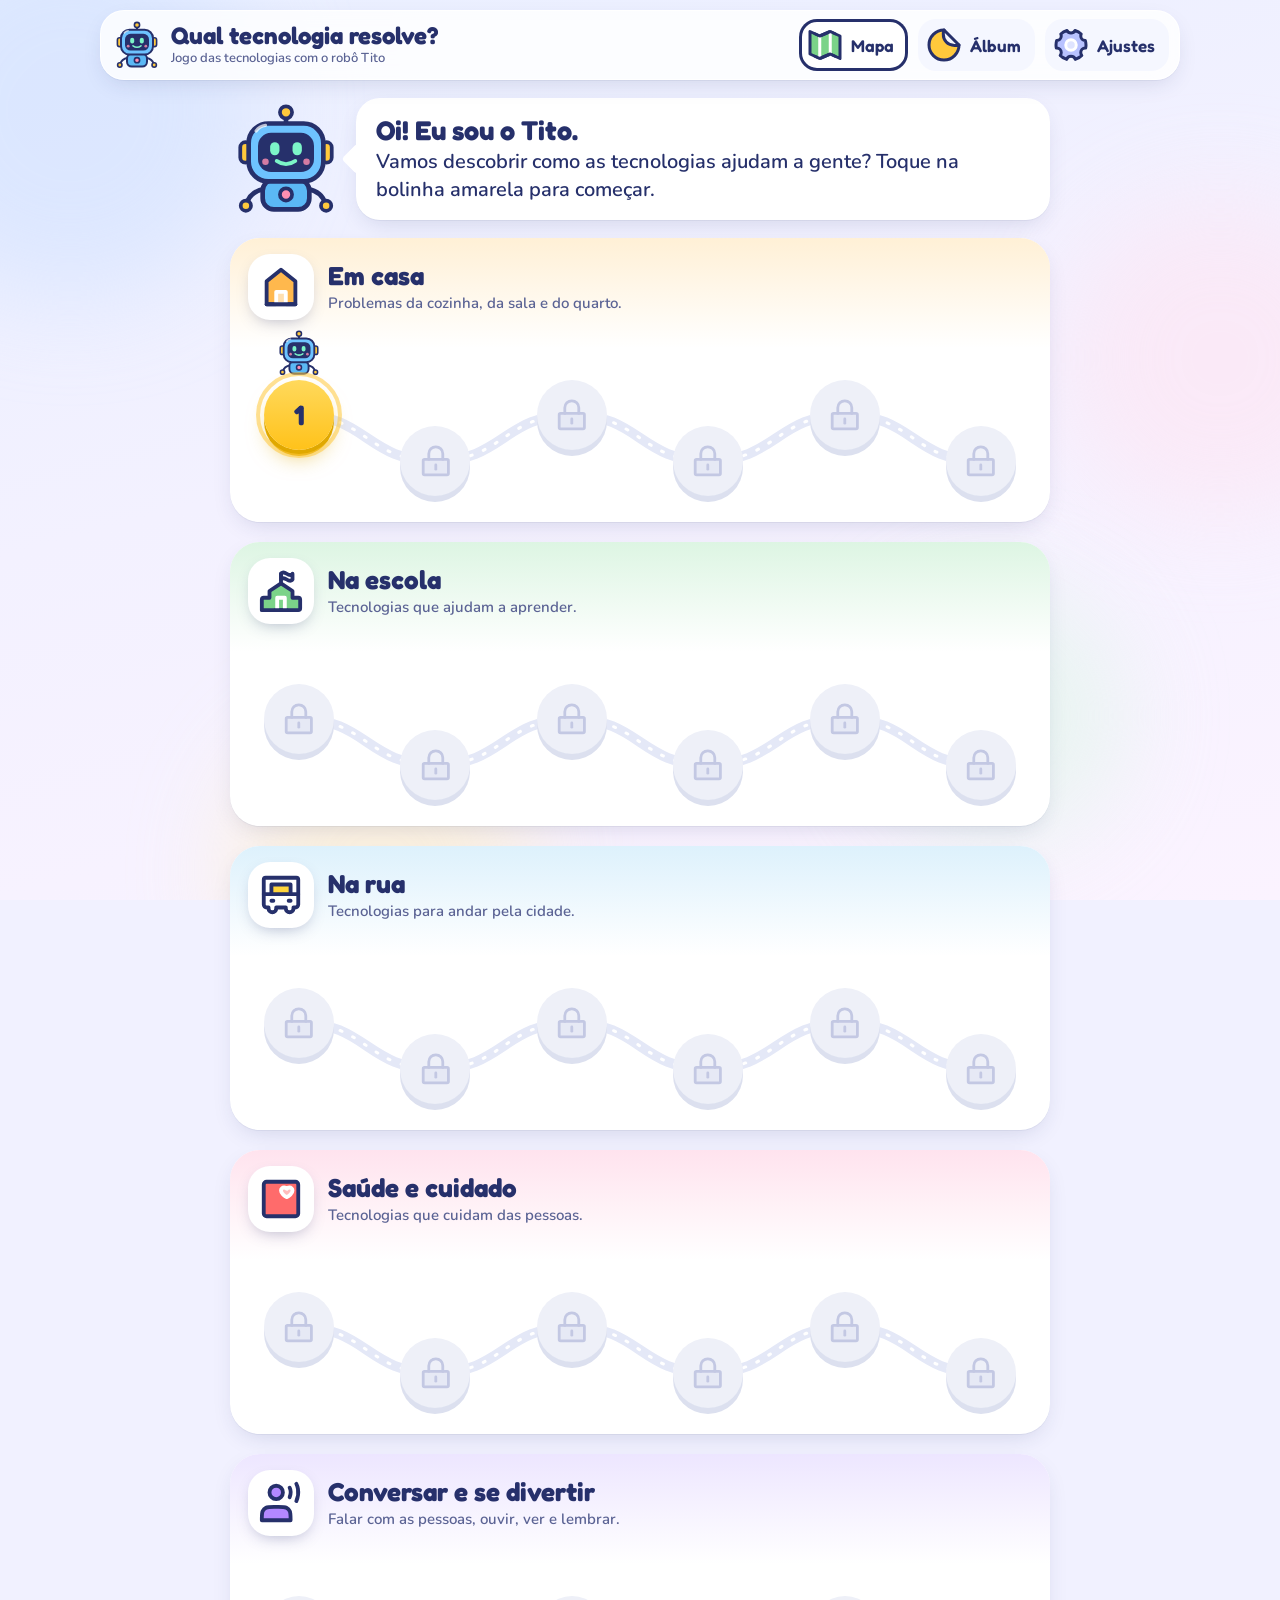
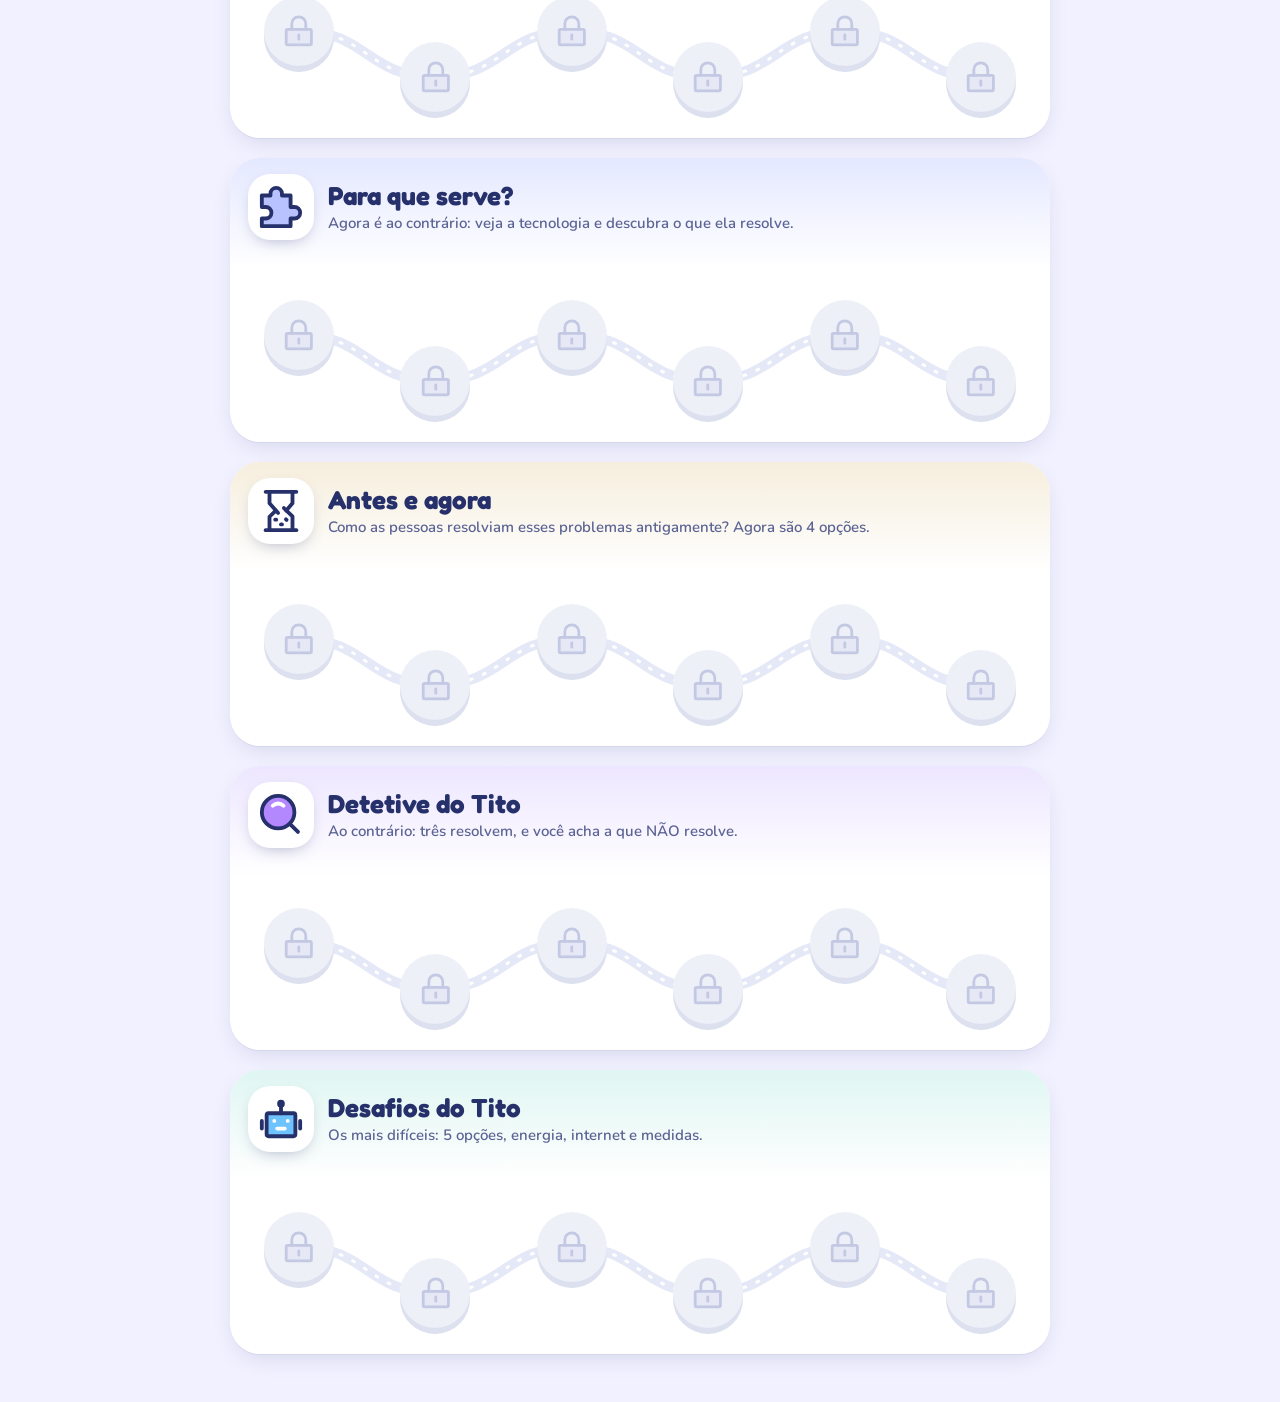
<file: index.html>
<!DOCTYPE html>
<html lang="pt-BR">
<head>
<meta charset="utf-8">
<meta name="viewport" content="width=device-width, initial-scale=1">
<meta name="color-scheme" content="light">
<meta name="theme-color" content="#E9EFFF">
<title>Qual tecnologia resolve?</title>
<meta name="description" content="Jogo para crianças: descubra qual tecnologia resolve cada problema do dia a dia, em casa, na escola, na rua e no cuidado com a saúde.">
<link rel="icon" href="favicon.svg" type="image/svg+xml">
<link rel="preload" href="fontes/fredoka-700.woff2" as="font" type="font/woff2" crossorigin>
<link rel="preload" href="fontes/nunito-600.woff2" as="font" type="font/woff2" crossorigin>
<link rel="stylesheet" href="estilo.css">
</head>
<body>
<div class="ceu" aria-hidden="true"><i></i><i></i><i></i><i></i><span class="nuvem n1"></span><span class="nuvem n2"></span></div>

<header class="barra">
  <button class="marca" id="btInicio" aria-label="Ir para o mapa"><span><b>Qual tecnologia resolve?</b><small>Jogo das tecnologias com o robô Tito</small></span></button>
  <button class="bt-barra" id="btMapa"><span>Mapa</span></button>
  <button class="bt-barra" id="btAlbum"><span>Álbum</span></button>
  <button class="bt-barra" id="btAjustes" aria-label="Ajustes"><span>Ajustes</span></button>
</header>

<main>
  <section class="tela" id="mapa"></section>

  <section class="tela oculto" id="jogo">
    <div class="jogo-topo">
      <button class="bt-voltar" id="btVoltar">Mapa</button>
      <div class="chip" id="chipMundo"></div>
      <div class="passos" id="passos" aria-hidden="true"></div>
      <button class="bt-redondo" id="btOuvir" aria-label="Ouvir o problema"></button>
    </div>
    <div class="fala">
      <div id="mascoteJogo"></div>
      <div class="balao"><div class="balao-txt" id="pergunta" aria-live="polite"></div></div>
    </div>
    <div class="cena" id="cena"></div>
    <div class="contador" id="contador"></div>
    <div class="opcoes" id="opcoes"></div>
    <div class="aviso" id="aviso" aria-live="polite"></div>
    <button class="bt-dica" id="btDica">Quero uma dica</button>
  </section>

  <section class="tela oculto" id="album"></section>
  <section class="tela oculto" id="ajustes"></section>
</main>

<div class="veu oculto" id="premio" role="dialog" aria-modal="true" aria-labelledby="premioTit"></div>

<script src="icones.js"></script>
<script src="jogo.js"></script>
</body>
</html>
</file>
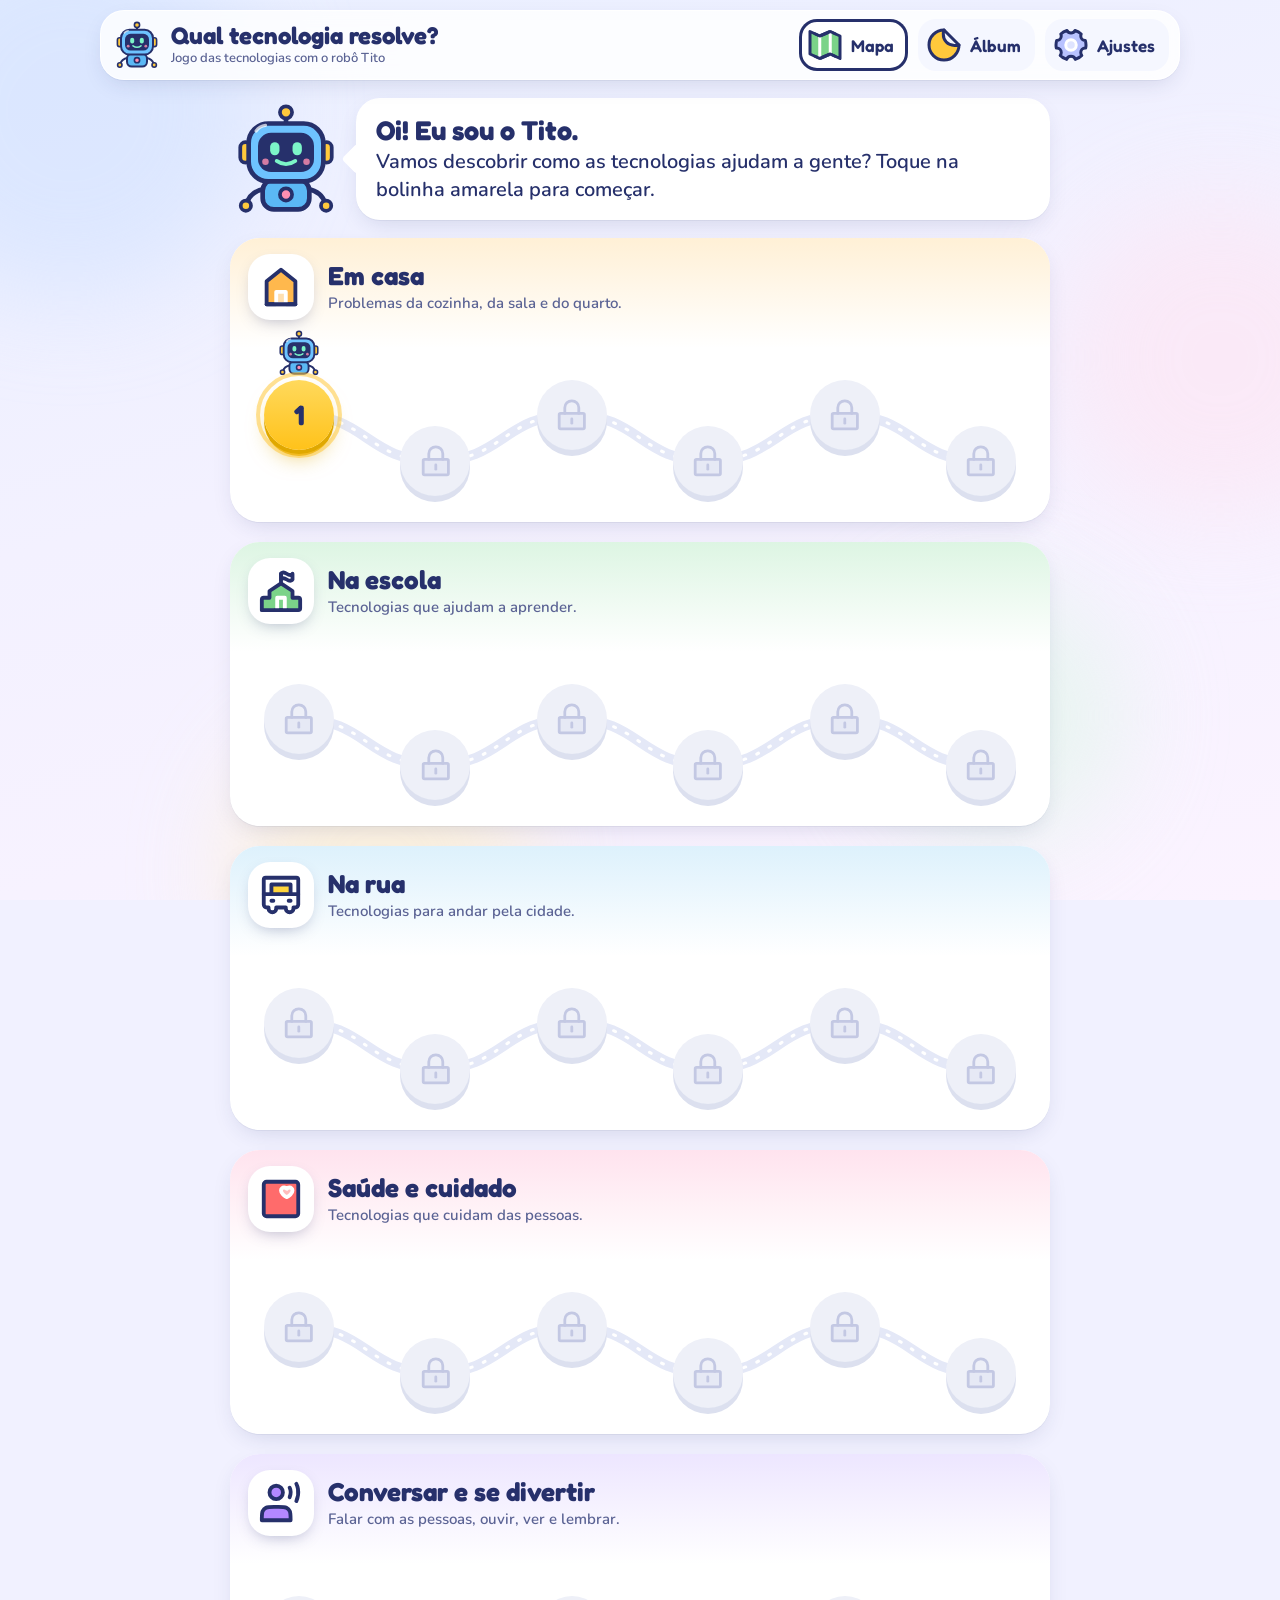
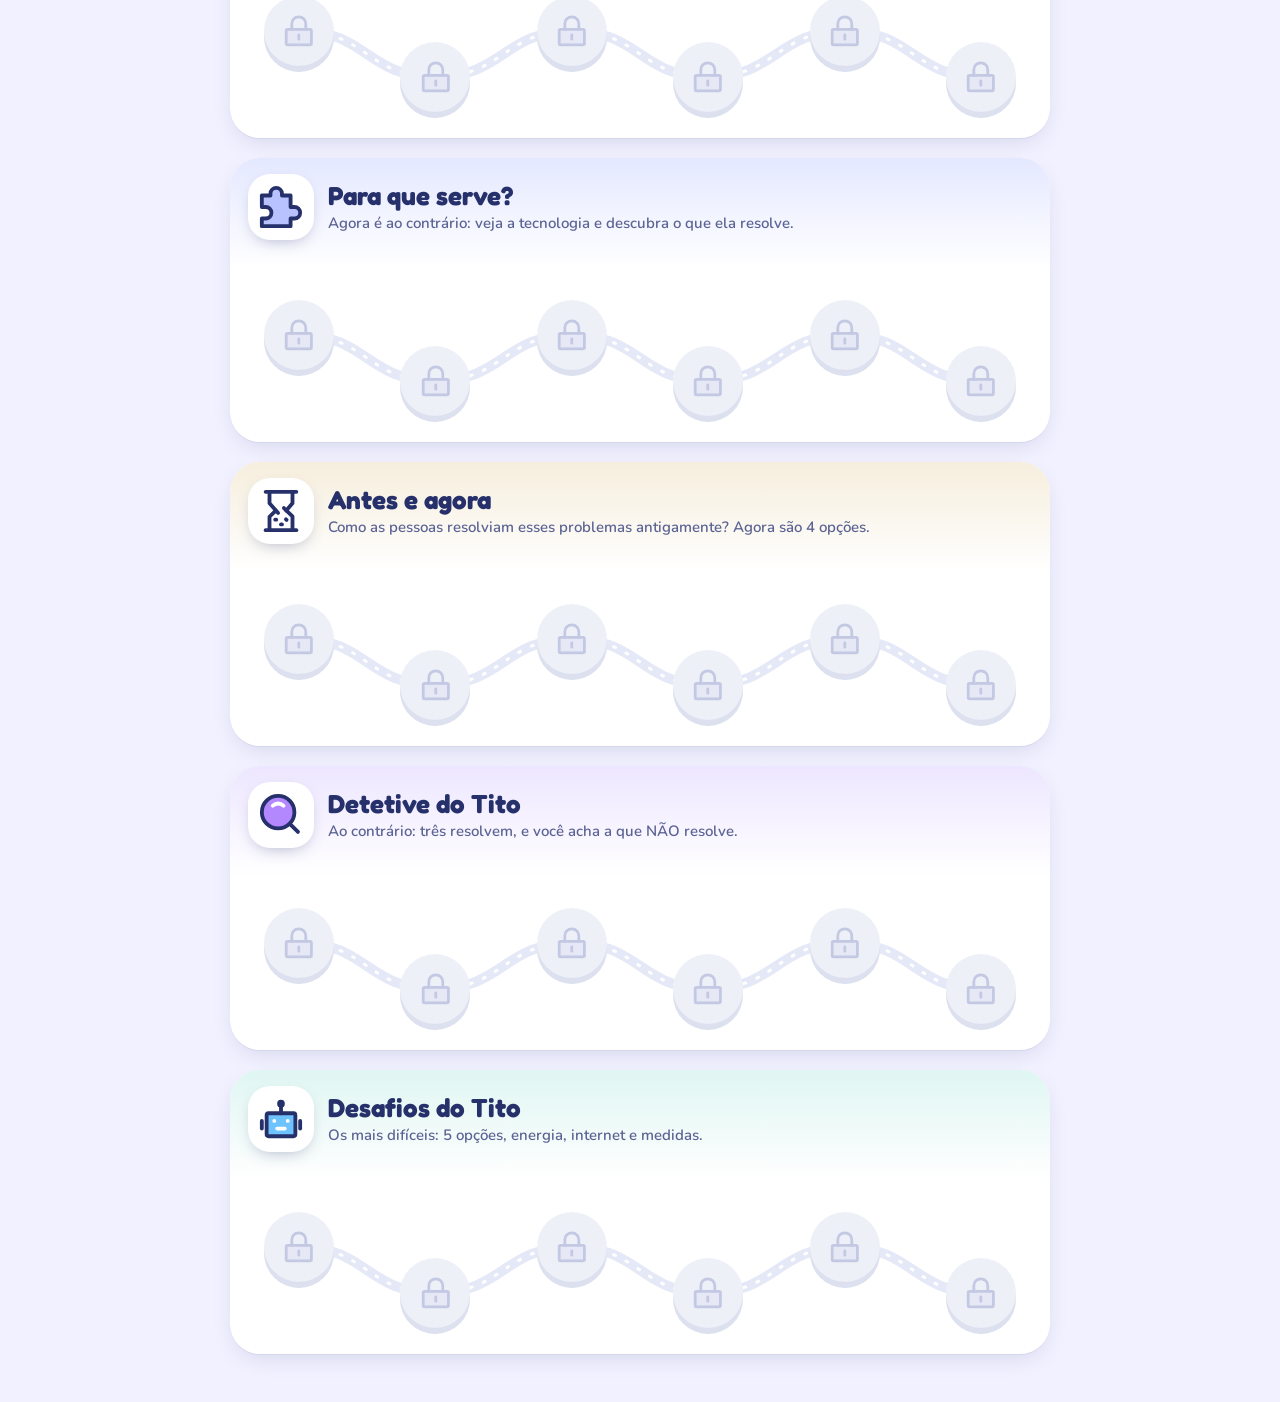
<file: QUAL-TECNOLOGIA.html>
<!DOCTYPE html>
<html lang="pt-BR"><head><meta charset="utf-8">
<meta http-equiv="refresh" content="0; url=./">
<link rel="canonical" href="https://qual-tecnologia.cliick.dev/">
<title>Qual tecnologia resolve?</title></head>
<body><p>O jogo mudou de endereço: <a href="./">qual-tecnologia.cliick.dev</a></p></body></html>
</file>
<file: estilo.css>
/* ================= fontes (arquivos locais, funcionam sem internet) ================= */
@font-face{font-family:"Fredoka";src:url(fontes/fredoka-600.woff2) format("woff2");font-weight:600;font-display:swap}
@font-face{font-family:"Fredoka";src:url(fontes/fredoka-700.woff2) format("woff2");font-weight:700;font-display:swap}
@font-face{font-family:"Nunito";src:url(fontes/nunito-600.woff2) format("woff2");font-weight:600;font-display:swap}
@font-face{font-family:"Nunito";src:url(fontes/nunito-800.woff2) format("woff2");font-weight:800;font-display:swap}

/* ================= cores e medidas ================= */
:root{
  color-scheme:light;
  --tinta:#26306B; --tinta-2:#5B6394; --tinta-3:#A3A9CF;
  --fundo-1:#E9EFFF; --fundo-2:#FBF3FF;
  --papel:#FFFFFF; --papel-2:#F5F7FF; --borda:#E2E6F6; --borda-2:#CDD3EE;
  --verde:#2FB35A; --verde-escuro:#1F8A42; --verde-suave:#E4F8EA;
  --azul:#4D7CFE; --azul-suave:#EAF0FF; --azul-borda:#BCCDFE;
  --sol:#FFC93C; --sol-escuro:#E0A800; --sol-suave:#FFF5D1;
  --sombra-1:0 1px 0 rgba(38,48,107,.06),0 8px 24px -8px rgba(38,48,107,.18);
  --sombra-2:0 24px 60px -16px rgba(38,48,107,.35);
  --titulo:"Fredoka","Nunito",system-ui,sans-serif;
  --texto:"Nunito",system-ui,"Segoe UI",Roboto,sans-serif;
  --mola:cubic-bezier(.34,1.56,.64,1);
}
*{box-sizing:border-box;margin:0;padding:0}
html{-webkit-text-size-adjust:100%}
html{background:#F1F1FF}
body{font-family:var(--texto);font-weight:600;color:var(--tinta);min-height:100vh;background:transparent;
  -webkit-tap-highlight-color:transparent;overflow-x:hidden}
button{font:inherit;color:inherit;cursor:pointer;border:none;background:none}
button:focus-visible,[tabindex]:focus-visible{outline:4px solid var(--azul);outline-offset:4px;border-radius:16px}
svg{display:block}
.oculto{display:none!important}
.so-leitor{position:absolute;width:1px;height:1px;overflow:hidden;clip:rect(0 0 0 0)}

/* ================= céu de fundo (bolhas que flutuam devagar) ================= */
.ceu{position:fixed;inset:0;z-index:-1;overflow:hidden;pointer-events:none;background:linear-gradient(165deg,var(--fundo-1) 0%,#F3F1FF 45%,var(--fundo-2) 100%)}
.ceu i{position:absolute;border-radius:50%;filter:blur(50px);opacity:.55;animation:flutua 26s ease-in-out infinite alternate}
.ceu i:nth-child(1){width:380px;height:380px;background:#CFE0FF;left:-120px;top:-80px}
.ceu i:nth-child(2){width:320px;height:320px;background:#FFE3F1;right:-100px;top:22%;animation-duration:32s}
.ceu i:nth-child(3){width:300px;height:300px;background:#FFF1C9;left:18%;bottom:-120px;animation-duration:38s}
.ceu i:nth-child(4){width:260px;height:260px;background:#DDF7E6;right:12%;bottom:6%;animation-duration:30s}
.ceu .nuvem{position:absolute;width:120px;height:40px;background:#fff;border-radius:40px;opacity:.7;filter:none;animation:nuvem 70s linear infinite}
.ceu .nuvem::before,.ceu .nuvem::after{content:"";position:absolute;background:#fff;border-radius:50%}
.ceu .nuvem::before{width:56px;height:56px;left:18px;top:-26px}
.ceu .nuvem::after{width:40px;height:40px;left:62px;top:-16px}
.ceu .nuvem.n1{top:14%;left:-140px}
.ceu .nuvem.n2{top:58%;left:-140px;transform:scale(.7);animation-duration:95s;animation-delay:-40s}
@keyframes flutua{from{transform:translate(0,0) scale(1)}to{transform:translate(60px,40px) scale(1.12)}}
@keyframes nuvem{from{left:-160px}to{left:110%}}

/* ================= barra do topo ================= */
.barra{position:sticky;top:10px;z-index:20;margin:10px auto 0;width:calc(100% - 24px);max-width:1080px;
  display:flex;align-items:center;gap:10px;padding:8px 10px 8px 12px;border-radius:24px;
  background:rgba(255,255,255,.82);backdrop-filter:blur(14px);-webkit-backdrop-filter:blur(14px);
  box-shadow:var(--sombra-1);border:1px solid rgba(255,255,255,.9)}
.marca{display:flex;align-items:center;gap:10px;flex:1;min-width:0;text-align:left;border-radius:16px}
.marca .mascote{width:48px;height:48px;flex-shrink:0}
.marca b{display:block;font-family:var(--titulo);font-weight:700;font-size:clamp(18px,3.4vw,24px);line-height:1.1;white-space:nowrap;overflow:hidden;text-overflow:ellipsis}
.marca small{display:block;font-size:13px;color:var(--tinta-2);font-weight:600;white-space:nowrap;overflow:hidden;text-overflow:ellipsis}
.bt-barra{display:flex;align-items:center;gap:8px;height:52px;padding:0 14px 0 8px;border-radius:18px;
  font-family:var(--titulo);font-weight:600;font-size:17px;background:var(--papel-2);transition:background .2s,transform .2s var(--mola)}
.bt-barra:hover{background:#EAEDFF;transform:translateY(-2px)}
.bt-barra .ic{width:36px;height:36px}
.bt-barra.ativo{background:#fff;box-shadow:inset 0 0 0 3px var(--tinta)}

/* ================= telas ================= */
main{max-width:1080px;margin:0 auto;padding:18px 16px 48px}
.tela{display:flex;flex-direction:column;align-items:center;gap:18px}
.tela.entra{animation:entraTela .45s var(--mola) backwards}
@keyframes entraTela{from{opacity:0;transform:translateY(18px)}to{opacity:1;transform:none}}

/* ================= mascote ================= */
.mascote{overflow:visible}
.mascote .m-corpo{transform-box:fill-box;transform-origin:50% 100%;animation:respira 3.2s ease-in-out infinite}
.mascote .m-olhos{transform-box:fill-box;transform-origin:center;animation:pisca 5.5s infinite}
.mascote .m-luz{animation:brilha 2.4s ease-in-out infinite}
.mascote .m-asa-e,.mascote .m-braco-e{transform-box:fill-box;transform-origin:100% 0}
.mascote .m-asa-d,.mascote .m-braco-d{transform-box:fill-box;transform-origin:0 0}
.mascote.feliz .m-corpo{animation:pula .7s var(--mola) 2}
.mascote.feliz .m-asa-e,.mascote.feliz .m-braco-e{animation:acenaE .35s ease-in-out 4 alternate}
.mascote.feliz .m-asa-d,.mascote.feliz .m-braco-d{animation:acenaD .35s ease-in-out 4 alternate}
.mascote.pensando .m-corpo{animation:inclina 1.2s ease-in-out 1}
@keyframes respira{0%,100%{transform:translateY(0) scale(1,1)}50%{transform:translateY(-3px) scale(1.01,.99)}}
@keyframes pisca{0%,92%,100%{transform:scaleY(1)}95%{transform:scaleY(.1)}}
@keyframes brilha{0%,100%{fill:#FFC93C}50%{fill:#FFF3B0}}
@keyframes pula{0%,100%{transform:translateY(0)}40%{transform:translateY(-14px) scale(1.03,.97)}70%{transform:translateY(0) scale(1.04,.96)}}
@keyframes acenaE{from{transform:rotate(0)}to{transform:rotate(22deg)}}
@keyframes acenaD{from{transform:rotate(0)}to{transform:rotate(-22deg)}}
@keyframes inclina{0%,100%{transform:rotate(0)}30%{transform:rotate(-7deg)}65%{transform:rotate(5deg)}}

.fala{display:flex;align-items:center;gap:14px;width:100%;max-width:820px}
.fala .mascote{width:clamp(76px,14vw,112px);height:clamp(76px,14vw,112px);flex-shrink:0}
.balao{position:relative;flex:1;background:var(--papel);border-radius:24px;padding:16px 20px;box-shadow:var(--sombra-1);
  font-size:clamp(17px,2.8vw,20px);line-height:1.4}
.balao::before{content:"";position:absolute;left:-10px;top:50%;width:22px;height:22px;background:var(--papel);transform:translateY(-50%) rotate(45deg);border-radius:4px}
.balao b{font-family:var(--titulo);font-weight:700;font-size:clamp(20px,3.6vw,27px);display:block;line-height:1.25}
.balao .balao-txt{position:relative}

/* ================= mapa ================= */
.ilhas{display:flex;flex-direction:column;gap:20px;width:100%;max-width:820px}
.ilha{position:relative;background:var(--papel);border-radius:30px;box-shadow:var(--sombra-1);overflow:hidden;
  animation:entraTela .5s var(--mola) backwards}
.ilha-topo{display:flex;align-items:center;gap:14px;padding:16px 18px 6px;position:relative}
.ilha-topo::before{content:"";position:absolute;inset:0 0 auto 0;height:110px;background:linear-gradient(180deg,var(--cor-ilha),rgba(255,255,255,0));z-index:0}
.ilha-topo>*{position:relative;z-index:1}
.ilha-ic{width:66px;height:66px;border-radius:22px;background:var(--papel);display:flex;align-items:center;justify-content:center;
  box-shadow:0 6px 16px -6px rgba(38,48,107,.35);flex-shrink:0}
.ilha-ic svg{width:46px;height:46px}
.ilha h2{font-family:var(--titulo);font-weight:700;font-size:clamp(20px,3.6vw,26px);line-height:1.15}
.ilha p{font-size:15px;color:var(--tinta-2);margin-top:2px}
.selo-ilha{margin-left:auto;display:flex;align-items:center;gap:6px;background:var(--verde-suave);color:var(--verde-escuro);
  font-family:var(--titulo);font-weight:600;font-size:15px;padding:6px 12px 6px 6px;border-radius:40px;white-space:nowrap}
.selo-ilha svg{width:26px;height:26px}
.trilha{position:relative;display:flex;justify-content:space-between;align-items:flex-start;padding:54px clamp(14px,4vw,34px) 26px;min-height:150px}
.trilha svg.caminho{position:absolute;inset:0;width:100%;height:100%;pointer-events:none;overflow:visible}
.caminho .base{fill:none;stroke:#E4E8F7;stroke-width:10;stroke-linecap:round}
.caminho .pontilhado{fill:none;stroke:#fff;stroke-width:3;stroke-dasharray:2 12;stroke-linecap:round}
.caminho .feito{fill:none;stroke:var(--verde);stroke-width:10;stroke-linecap:round;opacity:.85}
.caminho .desenha{stroke-dasharray:var(--len);stroke-dashoffset:var(--len);animation:desenha 1.2s ease-out .2s forwards}
@keyframes desenha{to{stroke-dashoffset:0}}
.no{--t:clamp(50px,11vw,70px);position:relative;width:var(--t);height:var(--t);border-radius:50%;flex-shrink:0;
  display:flex;align-items:center;justify-content:center;font-family:var(--titulo);font-weight:700;font-size:calc(var(--t)*.4);
  background:var(--papel);box-shadow:0 6px 0 #D8DDF2,0 10px 18px -8px rgba(38,48,107,.35);
  transition:transform .25s var(--mola);animation:surgeNo .5s var(--mola) backwards}
.no:nth-of-type(even){margin-top:46px}
.no:hover{transform:translateY(-4px) scale(1.05)}
.no:active{transform:translateY(3px)}
.no svg.ic{width:66%;height:66%}
.no.feito{background:var(--papel);box-shadow:0 6px 0 var(--verde),0 10px 18px -8px rgba(38,48,107,.35);border:4px solid var(--verde)}
.no.feito .ok{position:absolute;right:-6px;bottom:-4px;width:26px;height:26px;border-radius:50%;background:var(--verde);display:flex;align-items:center;justify-content:center;border:3px solid #fff}
.no.feito .ok svg{width:14px;height:14px}
.no.atual{background:linear-gradient(180deg,#FFD95C,#FFC21A);box-shadow:0 6px 0 var(--sol-escuro),0 12px 22px -6px rgba(224,168,0,.6);color:var(--tinta)}
.no.atual::after{content:"";position:absolute;inset:-8px;border-radius:50%;border:4px solid rgba(255,201,60,.55);animation:halo 1.8s ease-out infinite}
.no.aberto{border:4px solid var(--tinta)}
.no.fechado{background:#EEF0F8;box-shadow:0 6px 0 #DCE0EF;cursor:not-allowed}
.no.fechado svg.ic{width:48%;height:48%}
.no.fechado:hover{transform:none}
.no .aqui{position:absolute;bottom:calc(100% + 4px);left:50%;width:46px;height:46px;margin-left:-23px;animation:boia 1.6s ease-in-out infinite}
@keyframes halo{0%{transform:scale(.9);opacity:1}100%{transform:scale(1.35);opacity:0}}
@keyframes boia{0%,100%{transform:translateY(0)}50%{transform:translateY(-7px)}}
@keyframes surgeNo{from{opacity:0;transform:scale(.4)}to{opacity:1;transform:none}}

/* ================= jogo: topo ================= */
.jogo-topo{display:flex;align-items:center;gap:10px;width:100%;max-width:900px;flex-wrap:wrap}
.chip{display:flex;align-items:center;gap:8px;background:var(--papel);border-radius:40px;padding:6px 14px 6px 6px;box-shadow:var(--sombra-1);
  font-family:var(--titulo);font-weight:600;font-size:16px}
.chip .ic{width:34px;height:34px;border-radius:50%;padding:3px;background:var(--cor-ilha,#EEF)}
.passos{display:flex;gap:7px;margin-left:auto;align-items:center}
.passos i{width:14px;height:14px;border-radius:50%;background:#DCE0F2;display:block;transition:all .3s}
.passos i.f{background:var(--verde)}
.passos i.a{width:30px;border-radius:10px;background:var(--sol);box-shadow:0 0 0 3px #fff,0 0 0 5px var(--sol)}
.bt-redondo{width:56px;height:56px;border-radius:50%;background:var(--papel);box-shadow:0 5px 0 #D8DDF2;display:flex;align-items:center;justify-content:center;
  transition:transform .2s var(--mola)}
.bt-redondo:hover{transform:translateY(-2px)}
.bt-redondo:active{transform:translateY(3px);box-shadow:0 2px 0 #D8DDF2}
.bt-redondo svg{width:34px;height:34px}
.bt-voltar{display:flex;align-items:center;gap:6px;height:48px;padding:0 16px 0 8px;border-radius:40px;background:var(--papel);box-shadow:0 4px 0 #D8DDF2;
  font-family:var(--titulo);font-weight:600;font-size:17px;transition:transform .2s var(--mola)}
.bt-voltar:hover{transform:translateY(-2px)}
.bt-voltar svg{width:30px;height:30px}

/* ================= jogo: opções e avisos ================= */
.opcoes{display:flex;gap:clamp(12px,3vw,24px);flex-wrap:wrap;justify-content:center}
.opcao{position:relative;background:var(--papel);border-radius:28px;box-shadow:0 8px 0 #D5DAF0,0 16px 26px -12px rgba(38,48,107,.35);
  display:flex;flex-direction:column;align-items:center;justify-content:center;gap:8px;
  transition:transform .2s var(--mola),box-shadow .2s,opacity .3s,filter .3s;animation:surgeOp .5s var(--mola) backwards}
.opcao:hover{transform:translateY(-5px);box-shadow:0 13px 0 #D5DAF0,0 22px 30px -12px rgba(38,48,107,.35)}
.opcao:active{transform:translateY(6px);box-shadow:0 2px 0 #D5DAF0,0 4px 10px -4px rgba(38,48,107,.3)}
.opcao.certa{box-shadow:0 8px 0 var(--verde),0 16px 26px -12px rgba(47,179,90,.5);background:var(--verde-suave);cursor:default}
.opcao.certa:hover{transform:none}
.opcao.fora{opacity:.35;filter:grayscale(.9);cursor:default;transform:scale(.94);animation:none}
.opcao.fora:hover{transform:scale(.94);box-shadow:0 8px 0 #D5DAF0}
@keyframes surgeOp{from{opacity:0;transform:translateY(24px) scale(.9)}to{opacity:1;transform:none}}
.balanca{animation:balanca .42s ease-in-out 1!important}
@keyframes balanca{0%,100%{translate:0}20%{translate:-8px}40%{translate:7px}60%{translate:-5px}80%{translate:3px}}

.aviso{min-height:64px;display:flex;align-items:center;justify-content:center;width:100%}
.aviso-caixa{display:flex;align-items:center;gap:10px;background:var(--azul-suave);border:3px solid var(--azul-borda);border-radius:20px;
  padding:10px 20px 10px 12px;font-size:clamp(16px,2.8vw,20px);font-weight:800;max-width:760px;animation:surgeAviso .4s var(--mola) backwards}
.aviso-caixa svg{width:34px;height:34px;flex-shrink:0}
.aviso-caixa.bom{background:var(--verde-suave);border-color:#A9E5BC}
.aviso-caixa.dica{background:var(--sol-suave);border-color:#FFE08A}
@keyframes surgeAviso{from{opacity:0;transform:translateY(8px) scale(.96)}to{opacity:1;transform:none}}
.bt-dica{display:flex;align-items:center;gap:8px;height:56px;padding:0 22px 0 12px;border-radius:40px;background:var(--papel);
  box-shadow:0 5px 0 #F2D27A,0 10px 20px -10px rgba(224,168,0,.5);font-family:var(--titulo);font-weight:600;font-size:18px;transition:transform .2s var(--mola)}
.bt-dica svg{width:36px;height:36px}
.bt-dica:hover{transform:translateY(-2px)}
.bt-dica.chama{animation:chama 1.4s ease-in-out 2}
@keyframes chama{0%,100%{transform:none}50%{transform:scale(1.08)}}

/* faíscas quando acerta */
.faisca{position:fixed;width:14px;height:14px;pointer-events:none;z-index:40;animation:faisca .8s ease-out forwards}
.faisca svg{width:100%;height:100%}
@keyframes faisca{0%{transform:translate(0,0) scale(.3) rotate(0);opacity:1}100%{transform:translate(var(--dx),var(--dy)) scale(1) rotate(160deg);opacity:0}}
.voa{position:fixed;z-index:45;pointer-events:none}

/* ================= conclusão da fase ================= */
.veu{position:fixed;inset:0;z-index:50;display:flex;align-items:center;justify-content:center;padding:16px;overflow:auto;
  background:rgba(38,48,107,.28);backdrop-filter:blur(6px);-webkit-backdrop-filter:blur(6px);animation:veu .3s ease both}
@keyframes veu{from{opacity:0}to{opacity:1}}
.cartao{position:relative;margin:auto;width:100%;max-width:500px;background:var(--papel);border-radius:34px;box-shadow:var(--sombra-2);
  padding:74px 26px 26px;text-align:center;display:flex;flex-direction:column;align-items:center;gap:14px;animation:sobeCartao .55s var(--mola) backwards}
.cartao::before{content:"";position:absolute;inset:0 0 auto 0;height:130px;border-radius:34px 34px 0 0;background:var(--cor-ilha,#EEF);opacity:.6}
.cartao>*{position:relative}
.cartao .mascote{position:absolute;top:-58px;left:50%;width:120px;height:120px;margin-left:-60px}
.cartao h2{font-family:var(--titulo);font-weight:700;font-size:clamp(30px,6vw,40px);line-height:1.1}
.cartao .explica{background:var(--verde-suave);border-radius:20px;padding:12px 16px;font-size:clamp(17px,3vw,20px);line-height:1.45;font-weight:800;color:#1E5E34}
@keyframes sobeCartao{from{opacity:0;transform:translateY(40px) scale(.94)}to{opacity:1;transform:none}}
.figurinha{width:164px;height:164px;perspective:600px}
.figurinha .f-in{width:100%;height:100%;border-radius:50%;position:relative;overflow:hidden;
  background:radial-gradient(circle at 50% 30%,#fff 0,#F1F4FF 75%);border:13px solid var(--cor-selo);
  box-shadow:0 0 0 6px #fff,0 18px 32px -10px rgba(38,48,107,.45),inset 0 -8px 0 rgba(38,48,107,.06);
  display:flex;align-items:center;justify-content:center;animation:vira 1s var(--mola) backwards}
.figurinha .f-in svg{width:66%;height:66%}
.figurinha .f-in::after{content:"";position:absolute;inset:-20%;background:linear-gradient(115deg,transparent 40%,rgba(255,255,255,.85) 50%,transparent 60%);
  transform:translateX(-120%);animation:reflexo 1.6s ease-in-out .8s 2}
@keyframes vira{from{transform:rotateY(180deg) scale(.4);opacity:0}60%{opacity:1}to{transform:none}}
@keyframes reflexo{to{transform:translateX(120%)}}
.nome-fig{display:inline-flex;align-items:center;gap:8px;background:var(--sol-suave);border-radius:40px;padding:8px 16px;font-family:var(--titulo);font-weight:600;font-size:18px}
.cartao .sub{font-size:17px;color:var(--tinta-2)}
.pense{display:flex;gap:12px;align-items:flex-start;text-align:left;background:var(--sol-suave);border-radius:20px;padding:14px 16px;font-size:18px;line-height:1.45;font-weight:800}
.pense svg{width:40px;height:40px;flex-shrink:0}
.linha-bts{display:flex;gap:12px;flex-wrap:wrap;justify-content:center;align-items:center}
.bt-principal{display:flex;align-items:center;gap:10px;height:66px;padding:0 30px;border-radius:22px;background:linear-gradient(180deg,#3CCB6B,#2AA954);color:#fff;
  font-family:var(--titulo);font-weight:700;font-size:24px;box-shadow:0 7px 0 var(--verde-escuro),0 14px 26px -10px rgba(47,179,90,.7);transition:transform .2s var(--mola)}
.bt-principal:hover{transform:translateY(-2px)}
.bt-principal:active{transform:translateY(5px);box-shadow:0 2px 0 var(--verde-escuro)}
.bt-principal svg{width:32px;height:32px}
.bt-leve{display:flex;align-items:center;gap:6px;height:54px;padding:0 18px 0 10px;border-radius:18px;background:var(--papel-2);font-family:var(--titulo);font-weight:600;font-size:17px;transition:background .2s}
.bt-leve:hover{background:#E8ECFF}
.bt-leve svg{width:30px;height:30px}
.confete{position:fixed;top:-20px;width:12px;height:12px;z-index:49;pointer-events:none;border-radius:3px;animation:cai var(--dur) cubic-bezier(.25,.6,.5,1) var(--atraso) forwards}
@keyframes cai{0%{transform:translate(0,0) rotate(0)}100%{transform:translate(var(--dx),105vh) rotate(var(--giro))}}

/* ================= álbum ================= */
.titulo-tela{display:flex;align-items:center;gap:12px;font-family:var(--titulo);font-weight:700;font-size:clamp(26px,5vw,36px)}
.titulo-tela svg{width:52px;height:52px}
.texto-tela{font-size:18px;color:var(--tinta-2);text-align:center;max-width:620px}
.album-grupo{width:100%;max-width:820px;background:var(--papel);border-radius:28px;box-shadow:var(--sombra-1);padding:16px 18px 20px;animation:entraTela .5s var(--mola) backwards}
.album-grupo h3{display:flex;align-items:center;gap:10px;font-family:var(--titulo);font-weight:600;font-size:21px;margin-bottom:14px}
.album-grupo h3 svg{width:40px;height:40px;padding:4px;border-radius:14px;background:var(--cor-ilha)}
.album-grade{display:grid;grid-template-columns:repeat(auto-fill,minmax(104px,1fr));gap:14px}
.selo{display:flex;flex-direction:column;align-items:center;gap:6px;font-size:14px;font-weight:800;text-align:center;color:var(--tinta-2)}
.selo .s-in{width:88px;height:88px;border-radius:50%;display:flex;align-items:center;justify-content:center;
  background:radial-gradient(circle at 50% 30%,#fff 0,#F1F4FF 75%);border:7px solid var(--cor-selo);
  box-shadow:0 0 0 3px #fff,0 10px 18px -8px rgba(38,48,107,.4),inset 0 -5px 0 rgba(38,48,107,.06)}
.selo .s-in svg{width:64%;height:64%}
.selo.falta .s-in{background:#F4F5FB;border:3px dashed #CBD0E8;box-shadow:none}
.selo.falta .s-in svg{opacity:.7}
.selo.tem{color:var(--tinta)}
.selo.tem .s-in{animation:surgeNo .5s var(--mola) backwards}

/* ================= ajustes ================= */
.ajustes{width:100%;max-width:600px;display:flex;flex-direction:column;gap:12px}
.ajuste{display:flex;align-items:center;gap:14px;background:var(--papel);border-radius:22px;padding:14px 16px;box-shadow:var(--sombra-1);text-align:left;font-size:18px;font-weight:800;
  transition:transform .2s var(--mola)}
.ajuste:hover{transform:translateY(-2px)}
.ajuste>svg{width:46px;height:46px;flex-shrink:0;padding:5px;border-radius:14px;background:var(--papel-2)}
.ajuste .txt{flex:1}
.ajuste small{display:block;font-size:15px;font-weight:600;color:var(--tinta-2);margin-top:2px}
.chave{width:66px;height:38px;border-radius:40px;background:#D5DAEC;position:relative;flex-shrink:0;transition:background .25s}
.chave::after{content:"";position:absolute;top:4px;left:4px;width:30px;height:30px;border-radius:50%;background:#fff;box-shadow:0 2px 6px rgba(0,0,0,.2);transition:left .3s var(--mola)}
.ajuste[aria-checked="true"] .chave{background:var(--verde)}
.ajuste[aria-checked="true"] .chave::after{left:32px}
.ajuste.perigo{color:#9A3A12}

/* ================= sem animações (ajuste ou preferência do aparelho) ================= */
body.sem-animacao *,body.sem-animacao *::before,body.sem-animacao *::after{animation:none!important;transition:none!important}
body.sem-animacao .ceu .nuvem{display:none}

/* ================= telas pequenas ================= */
@media (max-width:640px){
  .bt-barra span{display:none}
  .bt-barra{padding:0 8px}
  .marca small{display:none}
  .balao::before{display:none}
  .fala{align-items:flex-end}
  .trilha{padding-left:10px;padding-right:10px}
  .no:nth-of-type(even){margin-top:38px}
  .selo-ilha span{display:none}
  .selo-ilha{padding:6px}
  .jogo-topo .chip{display:none}
  .passos{gap:5px}
  .passos i{width:12px;height:12px}
  .passos i.a{width:24px}
  .marca b{white-space:normal;font-size:16px}
  .marca .mascote{width:42px;height:42px}
  .bt-barra{height:46px}
  .bt-barra .ic{width:32px;height:32px}
  .barra{gap:6px}
  .album-grade{grid-template-columns:repeat(auto-fill,minmax(84px,1fr));gap:10px}
  .selo .s-in{width:74px;height:74px;border-width:6px}
  .figurinha{width:140px;height:140px}
}

/* ================= "Qual tecnologia resolve?": problema e opções ================= */
.cena{display:flex;align-items:center;gap:clamp(14px,3vw,22px);width:100%;max-width:820px;background:var(--papel);border-radius:30px;
  box-shadow:var(--sombra-1);padding:clamp(14px,2.6vw,20px) clamp(16px,3vw,24px)}
.cena.entra{animation:entraTela .5s var(--mola) backwards}
.cena .fig{width:clamp(88px,17vw,128px);height:clamp(88px,17vw,128px);border-radius:30px;background:var(--cor-ilha);flex-shrink:0;
  display:flex;align-items:center;justify-content:center;box-shadow:inset 0 -6px 0 rgba(38,48,107,.06);animation:boia 3.4s ease-in-out infinite}
.cena .fig svg{width:72%;height:72%}
.cena .txt{font-family:var(--titulo);font-weight:600;font-size:clamp(22px,4vw,32px);line-height:1.25}
.cena .txt small{display:block;font-family:var(--texto);font-size:clamp(15px,2.6vw,18px);color:var(--tinta-2);font-weight:600;margin-top:4px}
.contador{display:flex;align-items:center;gap:10px;font-family:var(--titulo);font-weight:600;font-size:18px;color:var(--tinta-2)}
.contador:empty{display:none}
.contador b{width:36px;height:36px;border-radius:50%;border:3px dashed var(--borda-2);background:var(--papel);display:flex;align-items:center;justify-content:center}
.contador b svg{width:20px;height:20px}
.contador b.ok{border:3px solid var(--verde);background:var(--verde);animation:pop .5s var(--mola)}
@keyframes pop{0%{transform:scale(.7)}60%{transform:scale(1.15)}100%{transform:scale(1)}}
.opcao{width:clamp(146px,27vw,200px);min-height:clamp(150px,25vw,190px);padding:16px 10px 14px}
.opcao svg.ic{width:clamp(66px,11vw,90px);height:clamp(66px,11vw,90px)}
.opcao .t{font-family:var(--titulo);font-weight:600;font-size:clamp(16px,2.6vw,19px);text-align:center;line-height:1.2}
.opcao .ok-op{position:absolute;top:-10px;right:-10px;width:38px;height:38px;border-radius:50%;background:var(--verde);border:4px solid #fff;
  display:flex;align-items:center;justify-content:center;animation:pop .5s var(--mola)}
.opcao .ok-op svg{width:20px;height:20px}
.opcao.certa .t{color:#1E5E34}
@media (max-width:640px){
  .cena{align-items:center}
  .opcoes{gap:12px}
  .opcao{width:calc(50% - 8px);max-width:180px;min-height:150px}
}
/* modo "qual NÃO resolve?": as que resolvem ficam marcadas em azul */
.opcao.resolve{background:var(--azul-suave);box-shadow:0 8px 0 var(--azul-borda);cursor:default;animation:none}
.opcao.resolve:hover{transform:none}
.opcao.resolve .t{color:var(--tinta-2)}
.opcao.resolve::after{content:"resolve";position:absolute;top:-10px;right:-6px;background:var(--azul);color:#fff;font-family:var(--titulo);font-size:13px;padding:3px 9px;border-radius:20px;border:3px solid #fff}
</file>
